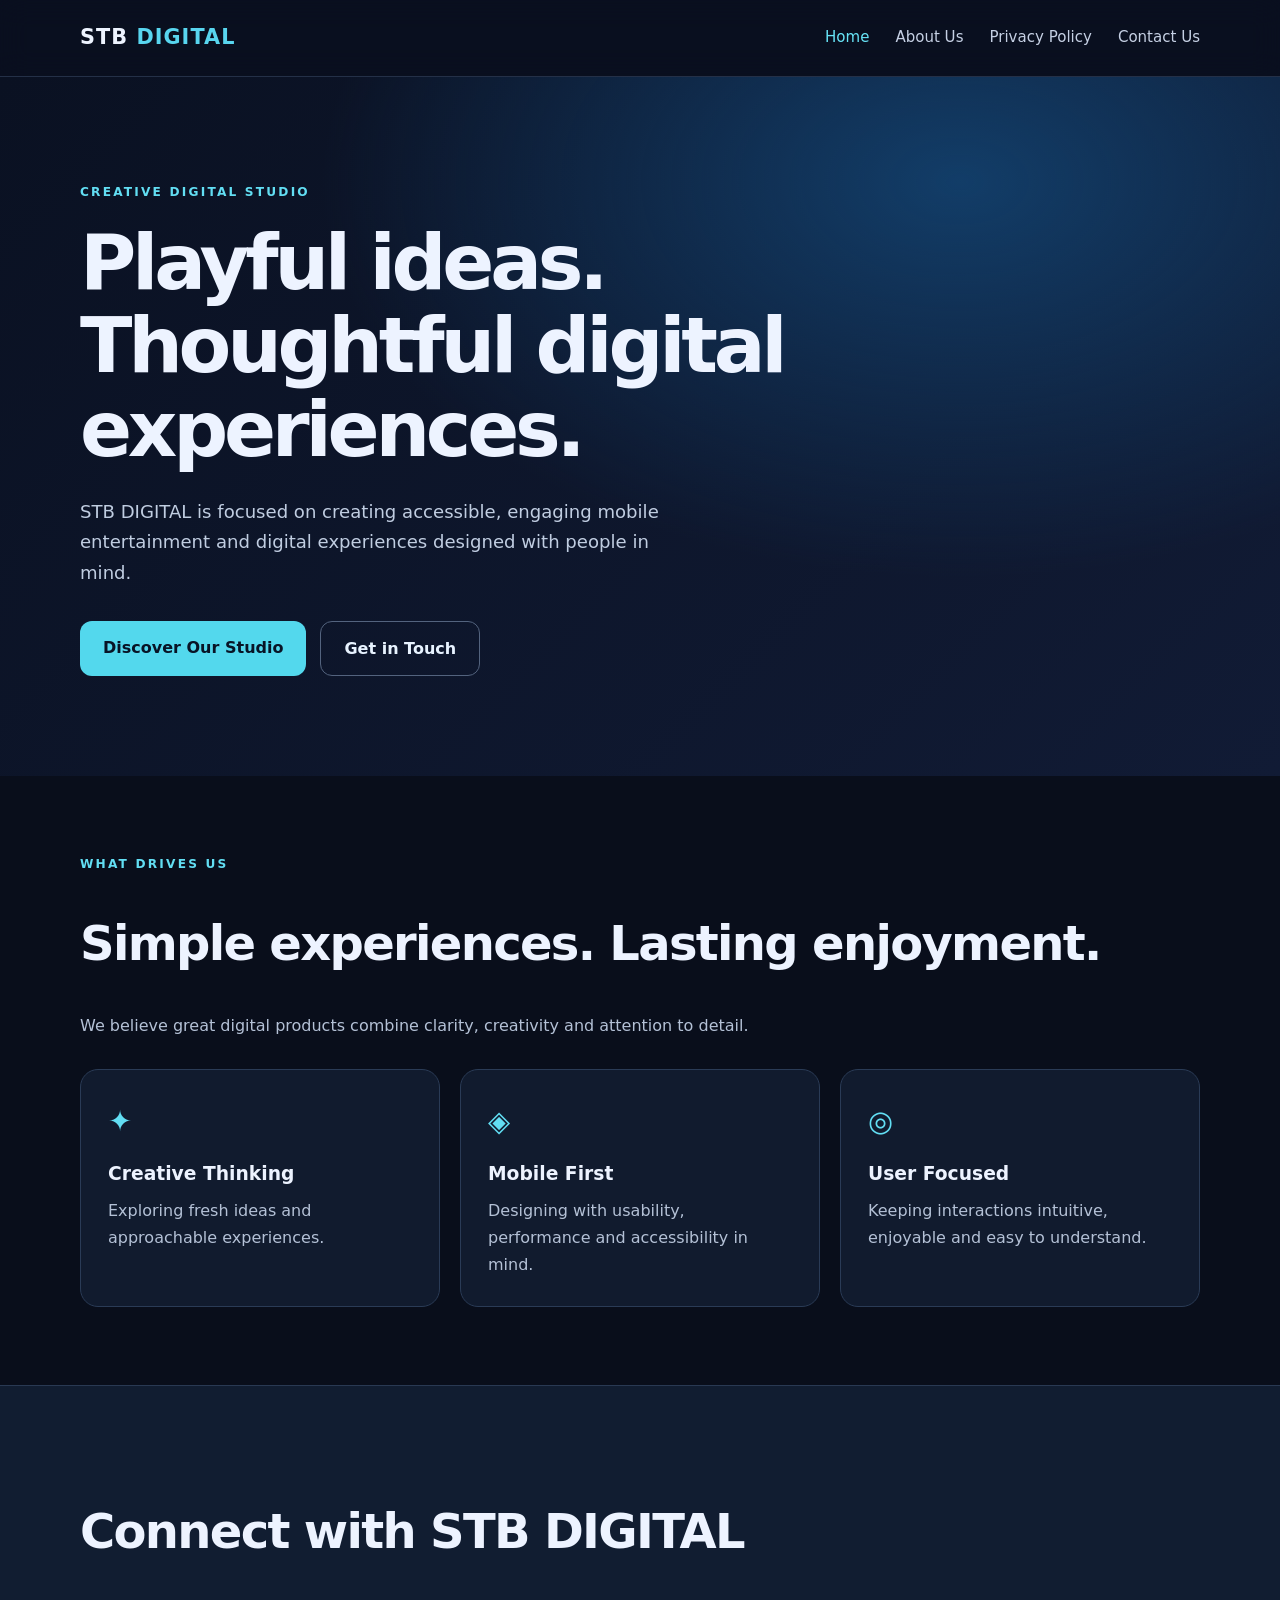
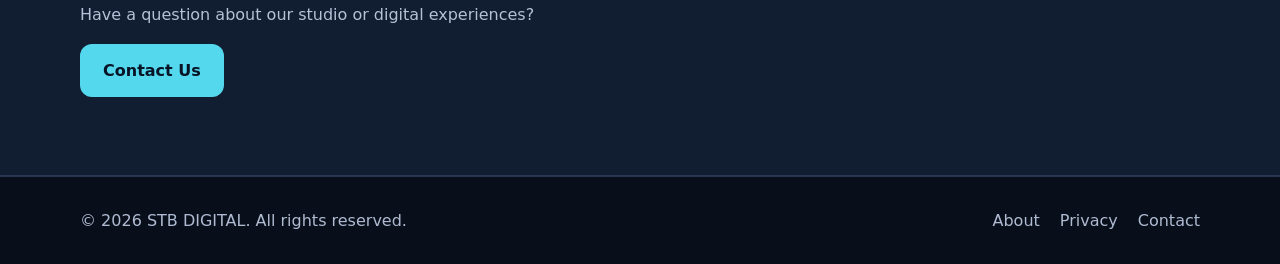
<file: index.html>
<!doctype html><html lang="en"><head><meta charset="utf-8"><meta name="viewport" content="width=device-width,initial-scale=1"><meta name="theme-color" content="#090e1b"><meta name="description" content="STB DIGITAL — independent digital experiences and mobile games."><title>Home | STB DIGITAL</title><link rel="stylesheet" href="style.css"><link rel="icon" href="favicon.svg" type="image/svg+xml"></head><body><header class="top"><div class="wrap nav"><a class="brand" href="" aria-label="STB DIGITAL home">STB <span>DIGITAL</span></a><button class="menu" aria-label="Toggle navigation" aria-expanded="false">☰</button><nav class="links" aria-label="Main navigation"><a class="active" href="">Home</a><a class="" href="about/">About Us</a><a class="" href="privacypolicy/">Privacy Policy</a><a class="" href="contact/">Contact Us</a></nav></div></header><main><section class="hero"><div class="wrap"><div class="eyebrow">Creative digital studio</div><h1>Playful ideas.<br>Thoughtful digital experiences.</h1><p>STB DIGITAL is focused on creating accessible, engaging mobile entertainment and digital experiences designed with people in mind.</p><div class="actions"><a class="btn" href="about/">Discover Our Studio</a><a class="btn secondary" href="contact/">Get in Touch</a></div></div></section><section class="section"><div class="wrap"><div class="eyebrow">What drives us</div><h2>Simple experiences. Lasting enjoyment.</h2><p class="muted">We believe great digital products combine clarity, creativity and attention to detail.</p><div class="grid"><article class="tile"><div class="symbol">✦</div><h3>Creative Thinking</h3><p>Exploring fresh ideas and approachable experiences.</p></article><article class="tile"><div class="symbol">◈</div><h3>Mobile First</h3><p>Designing with usability, performance and accessibility in mind.</p></article><article class="tile"><div class="symbol">◎</div><h3>User Focused</h3><p>Keeping interactions intuitive, enjoyable and easy to understand.</p></article></div></div></section><section class="section band"><div class="wrap"><h2>Connect with STB DIGITAL</h2><p class="muted">Have a question about our studio or digital experiences?</p><a class="btn" href="contact/">Contact Us</a></div></section></main><footer class="footer"><div class="wrap foot"><div>© <span id="year">2026</span> STB DIGITAL. All rights reserved.</div><nav aria-label="Footer navigation"><a href="about/">About</a><a href="privacypolicy/">Privacy</a><a href="contact/">Contact</a></nav></div></footer><script src="script.js"></script><script>document.getElementById('year').textContent=new Date().getFullYear()</script></body></html>
</file>
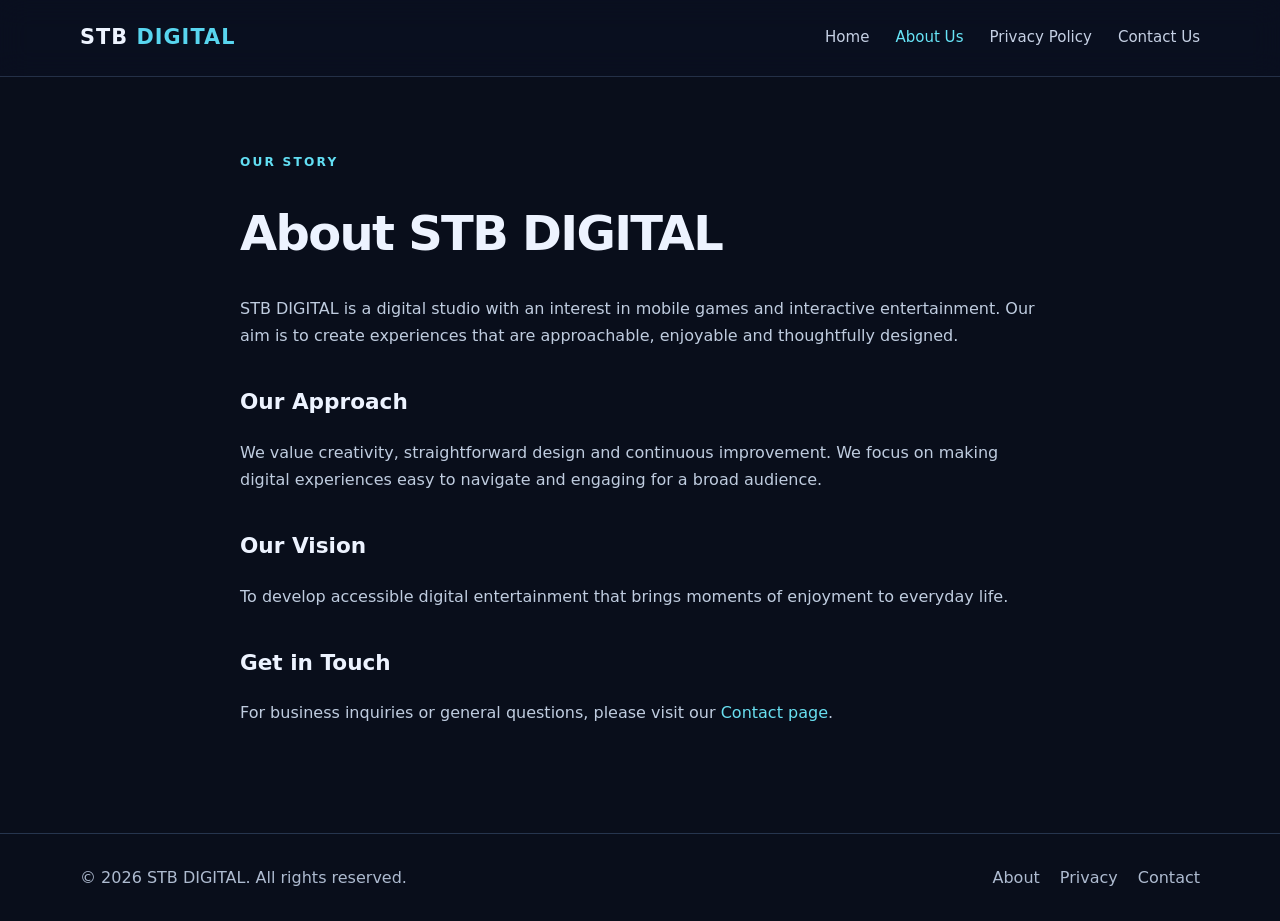
<file: about/index.html>
<!doctype html><html lang="en"><head><meta charset="utf-8"><meta name="viewport" content="width=device-width,initial-scale=1"><meta name="theme-color" content="#090e1b"><meta name="description" content="STB DIGITAL — independent digital experiences and mobile games."><title>About Us | STB DIGITAL</title><link rel="stylesheet" href="../style.css"><link rel="icon" href="../favicon.svg" type="image/svg+xml"></head><body><header class="top"><div class="wrap nav"><a class="brand" href="../" aria-label="STB DIGITAL home">STB <span>DIGITAL</span></a><button class="menu" aria-label="Toggle navigation" aria-expanded="false">☰</button><nav class="links" aria-label="Main navigation"><a class="" href="../">Home</a><a class="active" href="../about/">About Us</a><a class="" href="../privacypolicy/">Privacy Policy</a><a class="" href="../contact/">Contact Us</a></nav></div></header><main class="page"><div class="wrap content"><div class="eyebrow">Our story</div><h1>About STB DIGITAL</h1><p>STB DIGITAL is a digital studio with an interest in mobile games and interactive entertainment. Our aim is to create experiences that are approachable, enjoyable and thoughtfully designed.</p><h2>Our Approach</h2><p>We value creativity, straightforward design and continuous improvement. We focus on making digital experiences easy to navigate and engaging for a broad audience.</p><h2>Our Vision</h2><p>To develop accessible digital entertainment that brings moments of enjoyment to everyday life.</p><h2>Get in Touch</h2><p>For business inquiries or general questions, please visit our <a href="../contact/" style="color:#69dff0">Contact page</a>.</p></div></main><footer class="footer"><div class="wrap foot"><div>© <span id="year">2026</span> STB DIGITAL. All rights reserved.</div><nav aria-label="Footer navigation"><a href="../about/">About</a><a href="../privacypolicy/">Privacy</a><a href="../contact/">Contact</a></nav></div></footer><script src="../script.js"></script><script>document.getElementById('year').textContent=new Date().getFullYear()</script></body></html>
</file>
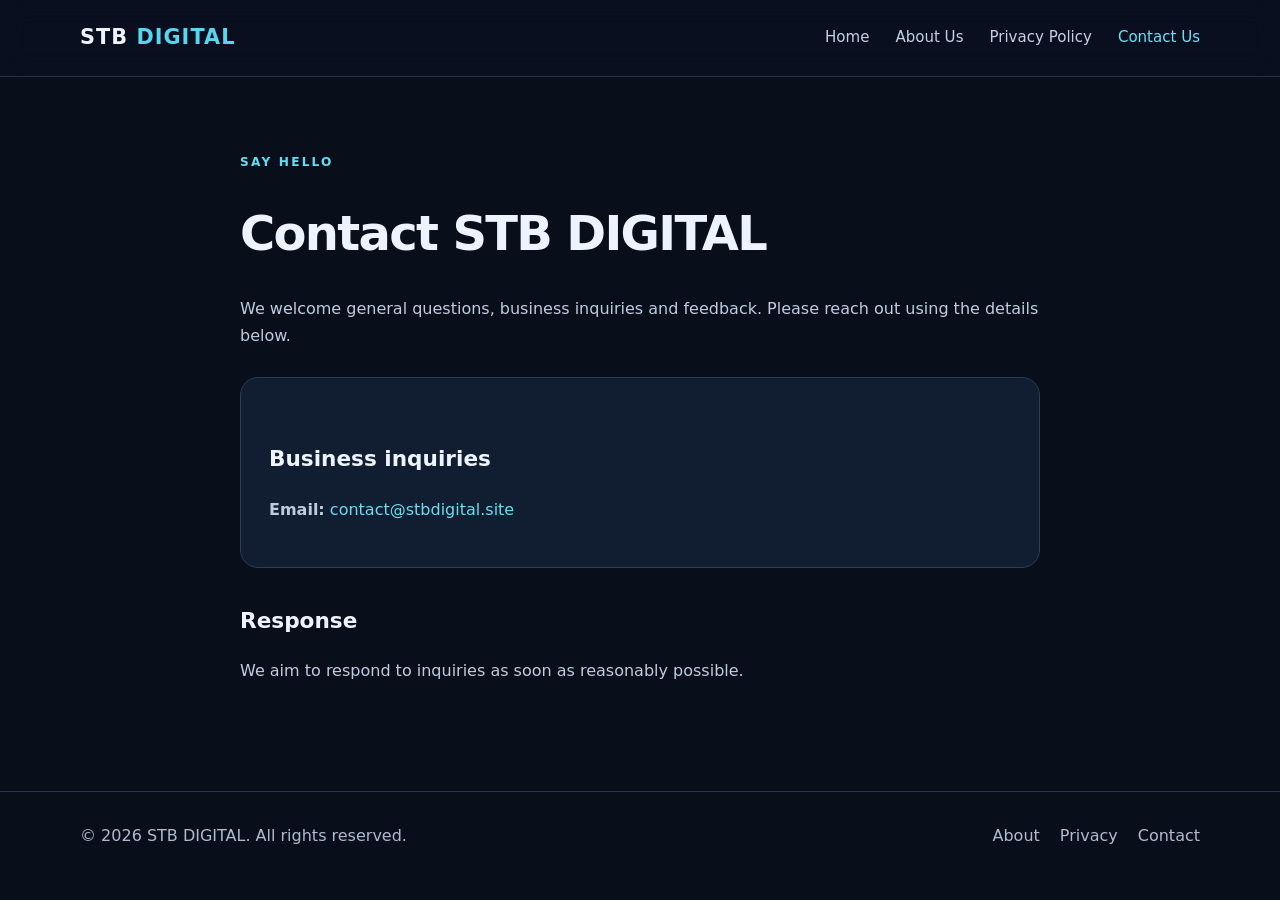
<file: contact/index.html>
<!doctype html><html lang="en"><head><meta charset="utf-8"><meta name="viewport" content="width=device-width,initial-scale=1"><meta name="theme-color" content="#090e1b"><meta name="description" content="STB DIGITAL — independent digital experiences and mobile games."><title>Contact Us | STB DIGITAL</title><link rel="stylesheet" href="../style.css"><link rel="icon" href="../favicon.svg" type="image/svg+xml"></head><body><header class="top"><div class="wrap nav"><a class="brand" href="../" aria-label="STB DIGITAL home">STB <span>DIGITAL</span></a><button class="menu" aria-label="Toggle navigation" aria-expanded="false">☰</button><nav class="links" aria-label="Main navigation"><a class="" href="../">Home</a><a class="" href="../about/">About Us</a><a class="" href="../privacypolicy/">Privacy Policy</a><a class="active" href="../contact/">Contact Us</a></nav></div></header><main class="page"><div class="wrap content"><div class="eyebrow">Say hello</div><h1>Contact STB DIGITAL</h1><p>We welcome general questions, business inquiries and feedback. Please reach out using the details below.</p><div class="contactbox"><h2>Business inquiries</h2><p><strong>Email:</strong> <a href="mailto:contact@stbdigital.site">contact@stbdigital.site</a></p></div><h2>Response</h2><p>We aim to respond to inquiries as soon as reasonably possible.</p></div></main><footer class="footer"><div class="wrap foot"><div>© <span id="year">2026</span> STB DIGITAL. All rights reserved.</div><nav aria-label="Footer navigation"><a href="../about/">About</a><a href="../privacypolicy/">Privacy</a><a href="../contact/">Contact</a></nav></div></footer><script src="../script.js"></script><script>document.getElementById('year').textContent=new Date().getFullYear()</script></body></html>
</file>
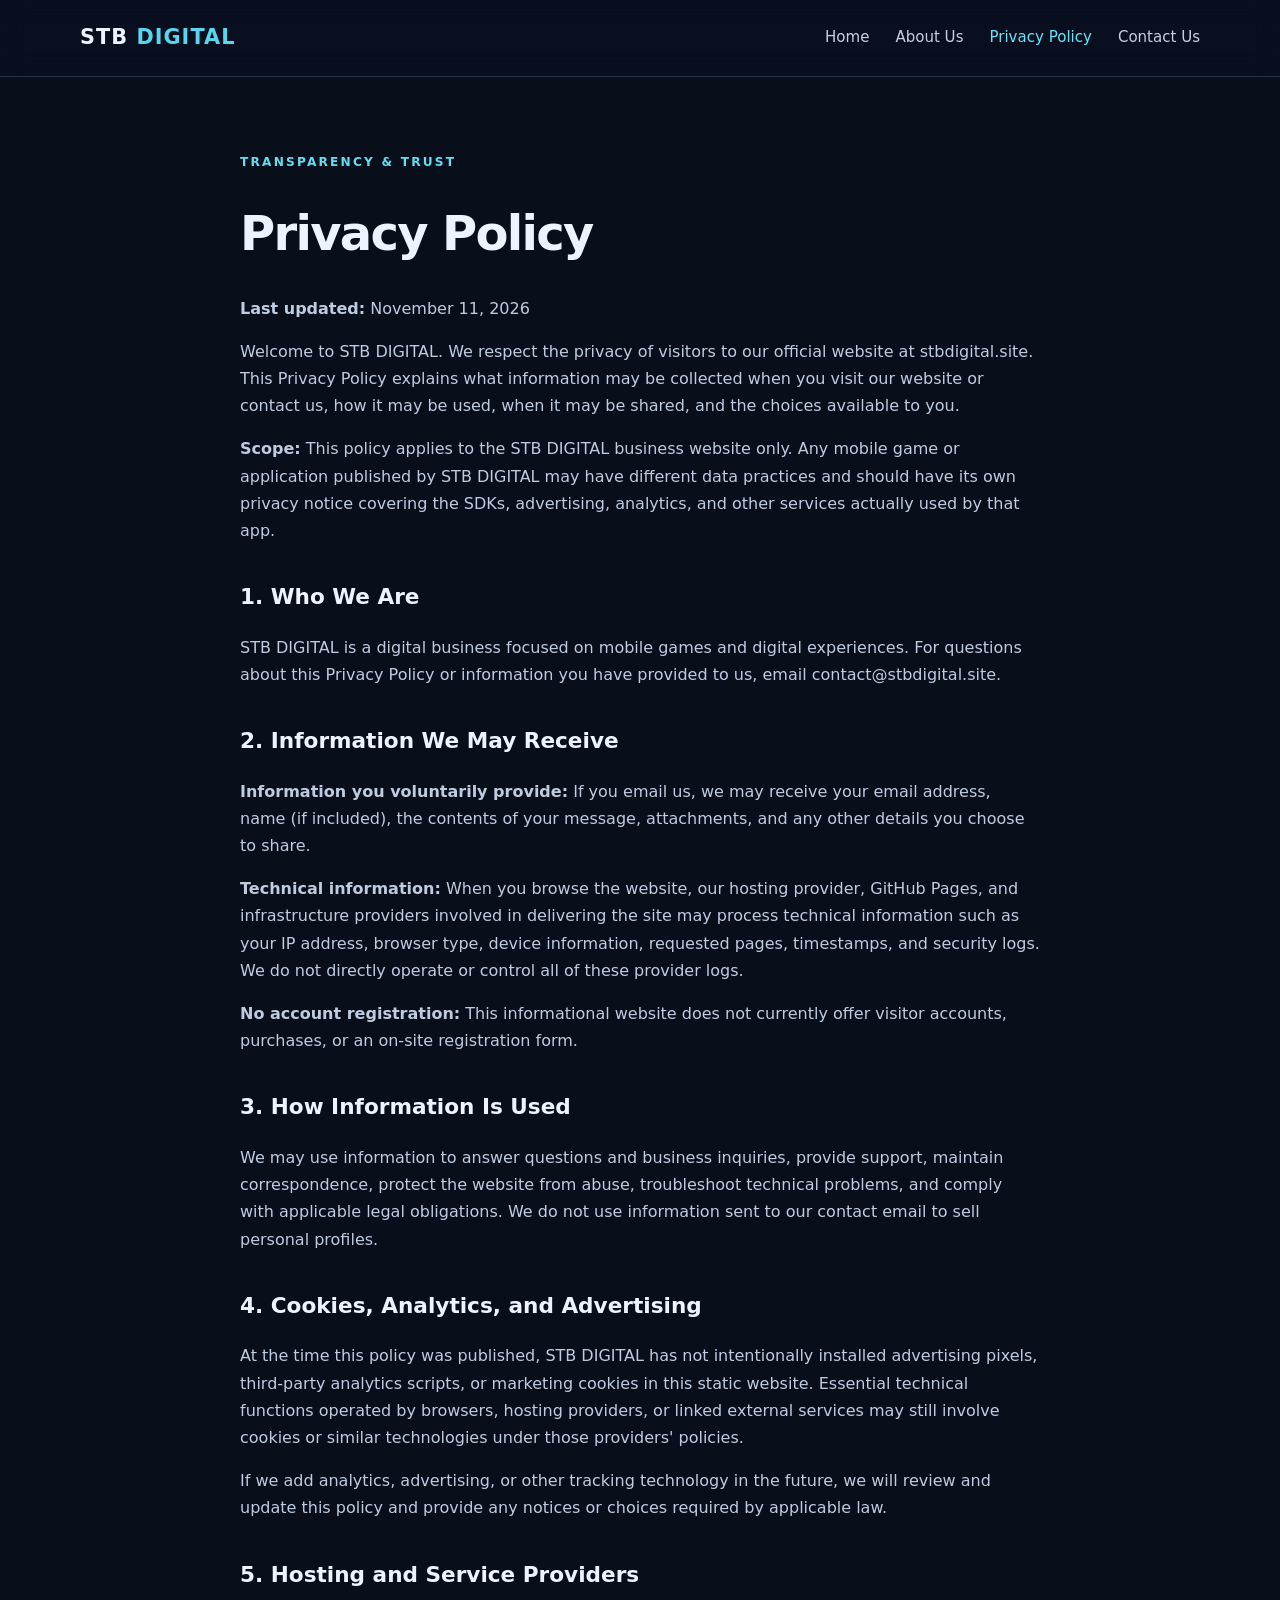
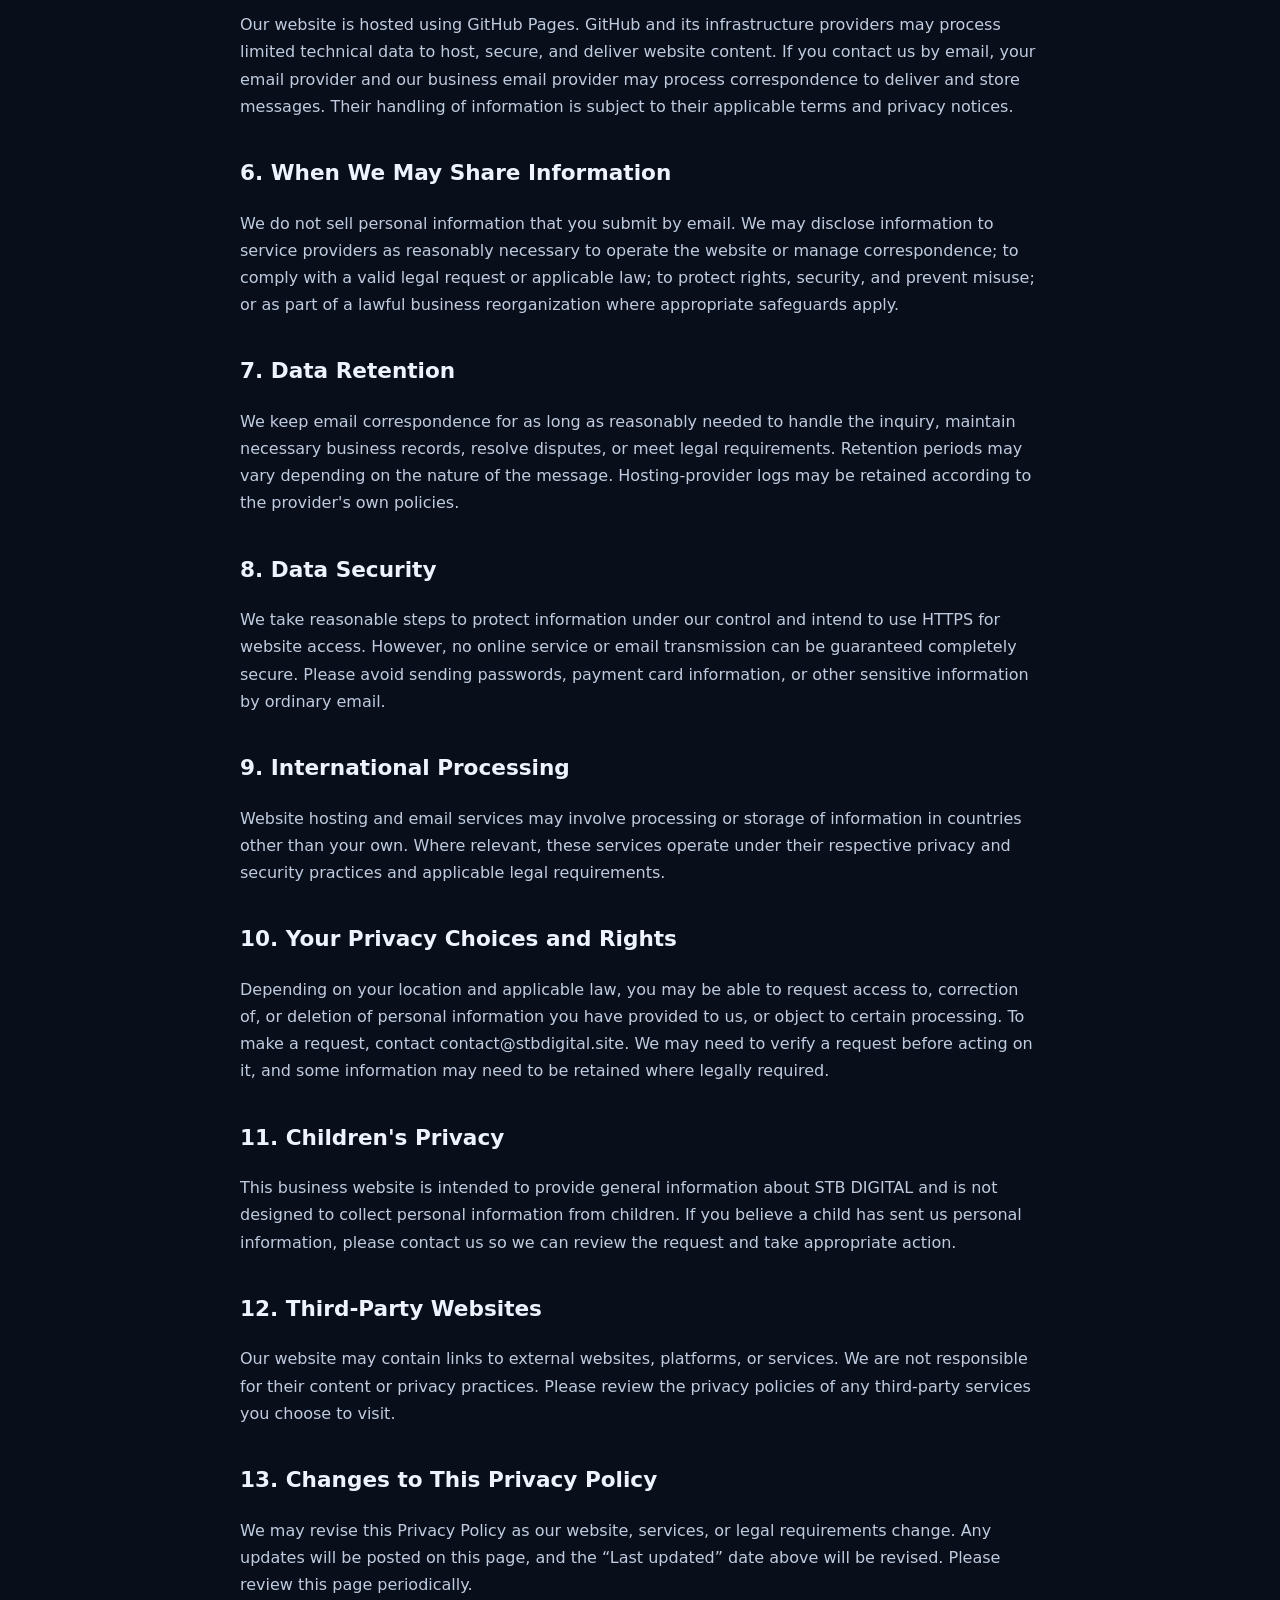
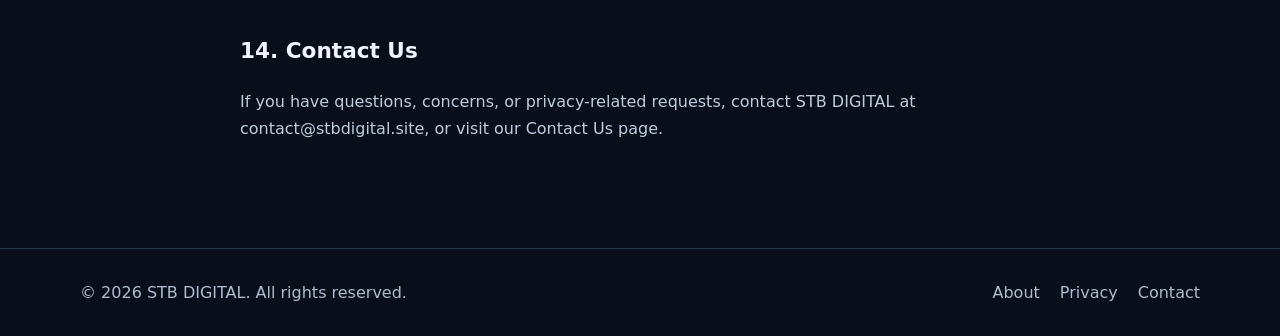
<file: privacypolicy/index.html>
<!DOCTYPE html>
<html lang="en"><head><meta charset="utf-8"/><meta content="width=device-width,initial-scale=1" name="viewport"/><meta content="#090e1b" name="theme-color"/><meta content="STB DIGITAL — independent digital experiences and mobile games." name="description"/><title>Privacy Policy | STB DIGITAL</title><link href="../style.css" rel="stylesheet"/><link href="../favicon.svg" rel="icon" type="image/svg+xml"/></head><body><header class="top"><div class="wrap nav"><a aria-label="STB DIGITAL home" class="brand" href="../">STB <span>DIGITAL</span></a><button aria-expanded="false" aria-label="Toggle navigation" class="menu">☰</button><nav aria-label="Main navigation" class="links"><a class="" href="../">Home</a><a class="" href="../about/">About Us</a><a class="active" href="../privacypolicy/">Privacy Policy</a><a class="" href="../contact/">Contact Us</a></nav></div></header><main class="page"><div class="wrap content"><div class="eyebrow">Transparency &amp; trust</div>
<h1>Privacy Policy</h1>
<p><strong>Last updated:</strong> November 11, 2026</p>
<p>Welcome to STB DIGITAL. We respect the privacy of visitors to our official website at <a href="https://stbdigital.site/">stbdigital.site</a>. This Privacy Policy explains what information may be collected when you visit our website or contact us, how it may be used, when it may be shared, and the choices available to you.</p>
<p><strong>Scope:</strong> This policy applies to the STB DIGITAL business website only. Any mobile game or application published by STB DIGITAL may have different data practices and should have its own privacy notice covering the SDKs, advertising, analytics, and other services actually used by that app.</p>
<h2>1. Who We Are</h2>
<p>STB DIGITAL is a digital business focused on mobile games and digital experiences. For questions about this Privacy Policy or information you have provided to us, email <a href="mailto:contact@stbdigital.site">contact@stbdigital.site</a>.</p>
<h2>2. Information We May Receive</h2>
<p><strong>Information you voluntarily provide:</strong> If you email us, we may receive your email address, name (if included), the contents of your message, attachments, and any other details you choose to share.</p>
<p><strong>Technical information:</strong> When you browse the website, our hosting provider, GitHub Pages, and infrastructure providers involved in delivering the site may process technical information such as your IP address, browser type, device information, requested pages, timestamps, and security logs. We do not directly operate or control all of these provider logs.</p>
<p><strong>No account registration:</strong> This informational website does not currently offer visitor accounts, purchases, or an on-site registration form.</p>
<h2>3. How Information Is Used</h2>
<p>We may use information to answer questions and business inquiries, provide support, maintain correspondence, protect the website from abuse, troubleshoot technical problems, and comply with applicable legal obligations. We do not use information sent to our contact email to sell personal profiles.</p>
<h2>4. Cookies, Analytics, and Advertising</h2>
<p>At the time this policy was published, STB DIGITAL has not intentionally installed advertising pixels, third-party analytics scripts, or marketing cookies in this static website. Essential technical functions operated by browsers, hosting providers, or linked external services may still involve cookies or similar technologies under those providers' policies.</p>
<p>If we add analytics, advertising, or other tracking technology in the future, we will review and update this policy and provide any notices or choices required by applicable law.</p>
<h2>5. Hosting and Service Providers</h2>
<p>Our website is hosted using GitHub Pages. GitHub and its infrastructure providers may process limited technical data to host, secure, and deliver website content. If you contact us by email, your email provider and our business email provider may process correspondence to deliver and store messages. Their handling of information is subject to their applicable terms and privacy notices.</p>
<h2>6. When We May Share Information</h2>
<p>We do not sell personal information that you submit by email. We may disclose information to service providers as reasonably necessary to operate the website or manage correspondence; to comply with a valid legal request or applicable law; to protect rights, security, and prevent misuse; or as part of a lawful business reorganization where appropriate safeguards apply.</p>
<h2>7. Data Retention</h2>
<p>We keep email correspondence for as long as reasonably needed to handle the inquiry, maintain necessary business records, resolve disputes, or meet legal requirements. Retention periods may vary depending on the nature of the message. Hosting-provider logs may be retained according to the provider's own policies.</p>
<h2>8. Data Security</h2>
<p>We take reasonable steps to protect information under our control and intend to use HTTPS for website access. However, no online service or email transmission can be guaranteed completely secure. Please avoid sending passwords, payment card information, or other sensitive information by ordinary email.</p>
<h2>9. International Processing</h2>
<p>Website hosting and email services may involve processing or storage of information in countries other than your own. Where relevant, these services operate under their respective privacy and security practices and applicable legal requirements.</p>
<h2>10. Your Privacy Choices and Rights</h2>
<p>Depending on your location and applicable law, you may be able to request access to, correction of, or deletion of personal information you have provided to us, or object to certain processing. To make a request, contact <a href="mailto:contact@stbdigital.site">contact@stbdigital.site</a>. We may need to verify a request before acting on it, and some information may need to be retained where legally required.</p>
<h2>11. Children's Privacy</h2>
<p>This business website is intended to provide general information about STB DIGITAL and is not designed to collect personal information from children. If you believe a child has sent us personal information, please contact us so we can review the request and take appropriate action.</p>
<h2>12. Third-Party Websites</h2>
<p>Our website may contain links to external websites, platforms, or services. We are not responsible for their content or privacy practices. Please review the privacy policies of any third-party services you choose to visit.</p>
<h2>13. Changes to This Privacy Policy</h2>
<p>We may revise this Privacy Policy as our website, services, or legal requirements change. Any updates will be posted on this page, and the “Last updated” date above will be revised. Please review this page periodically.</p>
<h2>14. Contact Us</h2>
<p>If you have questions, concerns, or privacy-related requests, contact STB DIGITAL at <a href="mailto:contact@stbdigital.site">contact@stbdigital.site</a>, or visit our <a href="../contact/">Contact Us</a> page.</p></div></main><footer class="footer"><div class="wrap foot"><div>© <span id="year">2026</span> STB DIGITAL. All rights reserved.</div><nav aria-label="Footer navigation"><a href="../about/">About</a><a href="../privacypolicy/">Privacy</a><a href="../contact/">Contact</a></nav></div></footer><script src="../script.js"></script><script>document.getElementById('year').textContent=new Date().getFullYear()</script></body></html>
</file>
<file: style.css>
*{box-sizing:border-box}html{scroll-behavior:smooth}body{margin:0;font-family:Inter,system-ui,-apple-system,Segoe UI,sans-serif;background:#090e1b;color:#edf3ff;line-height:1.7}a{color:inherit;text-decoration:none}.wrap{width:min(1120px,90%);margin:auto}.top{position:sticky;top:0;z-index:10;background:#0a1020ed;backdrop-filter:blur(14px);border-bottom:1px solid #243047}.nav{display:flex;align-items:center;justify-content:space-between;min-height:76px;gap:20px}.brand{font-size:1.3rem;font-weight:850;letter-spacing:.05em}.brand span{color:#58d5ef}.links{display:flex;gap:26px;align-items:center}.links a{font-size:.94rem;color:#c5d0e4}.links a:hover,.links a.active{color:#67e4f7}.menu{display:none;border:1px solid #40516c;border-radius:10px;padding:8px 12px;background:transparent;color:white;font-size:1.2rem}.hero{padding:105px 0 100px;background:radial-gradient(ellipse at 75% 15%,#123d68 0,transparent 47%),linear-gradient(135deg,#0a1122,#111b35)}.eyebrow{color:#62def3;text-transform:uppercase;letter-spacing:.18em;font-size:.76rem;font-weight:750}.hero h1{font-size:clamp(2.8rem,6vw,5.4rem);letter-spacing:-.055em;line-height:1.09;margin:18px 0 25px;max-width:790px}.hero p{color:#c0cde1;max-width:620px;font-size:1.13rem}.actions{display:flex;gap:14px;flex-wrap:wrap;margin-top:32px}.btn{display:inline-block;padding:13px 23px;border-radius:12px;background:#53d8ed;color:#081426;font-weight:800}.btn.secondary{background:transparent;color:#e8f3ff;border:1px solid #53637e}.section{padding:78px 0}.section h2,.page h1{font-size:clamp(2rem,4vw,3rem);letter-spacing:-.035em;line-height:1.2}.muted{color:#b4c1d6}.grid{display:grid;grid-template-columns:repeat(3,1fr);gap:20px;margin-top:30px}.tile{border:1px solid #2a3b56;border-radius:18px;background:#111b2e;padding:27px}.tile .symbol{font-size:1.8rem;color:#62def3}.tile h3{margin:12px 0 7px}.tile p{color:#b4c1d6;margin:0}.band{background:#111d31;border-top:1px solid #293953;border-bottom:1px solid #293953}.page{padding:75px 0 90px;min-height:65vh}.page .content{max-width:800px}.page h2{margin-top:35px;font-size:1.35rem}.page p,.page li{color:#bfccdf}.page ul{padding-left:22px}.contactbox{background:#111d31;border:1px solid #2b3d57;border-radius:18px;padding:28px;margin-top:28px}.contactbox a{color:#69dff0}.footer{border-top:1px solid #26354e;padding:30px 0;color:#aebbd0}.foot{display:flex;justify-content:space-between;gap:15px;flex-wrap:wrap}.foot nav{display:flex;gap:20px;flex-wrap:wrap}.foot a:hover{color:#63e0f4}:focus-visible{outline:3px solid #5ce0f2;outline-offset:4px}@media(max-width:700px){.menu{display:block}.links{display:none;position:absolute;top:75px;left:0;right:0;padding:18px 5%;background:#0a1020;flex-direction:column;align-items:flex-start;border-bottom:1px solid #293953}.links.open{display:flex}.hero{padding:75px 0}.grid{grid-template-columns:1fr}.section{padding:55px 0}}
</file>
